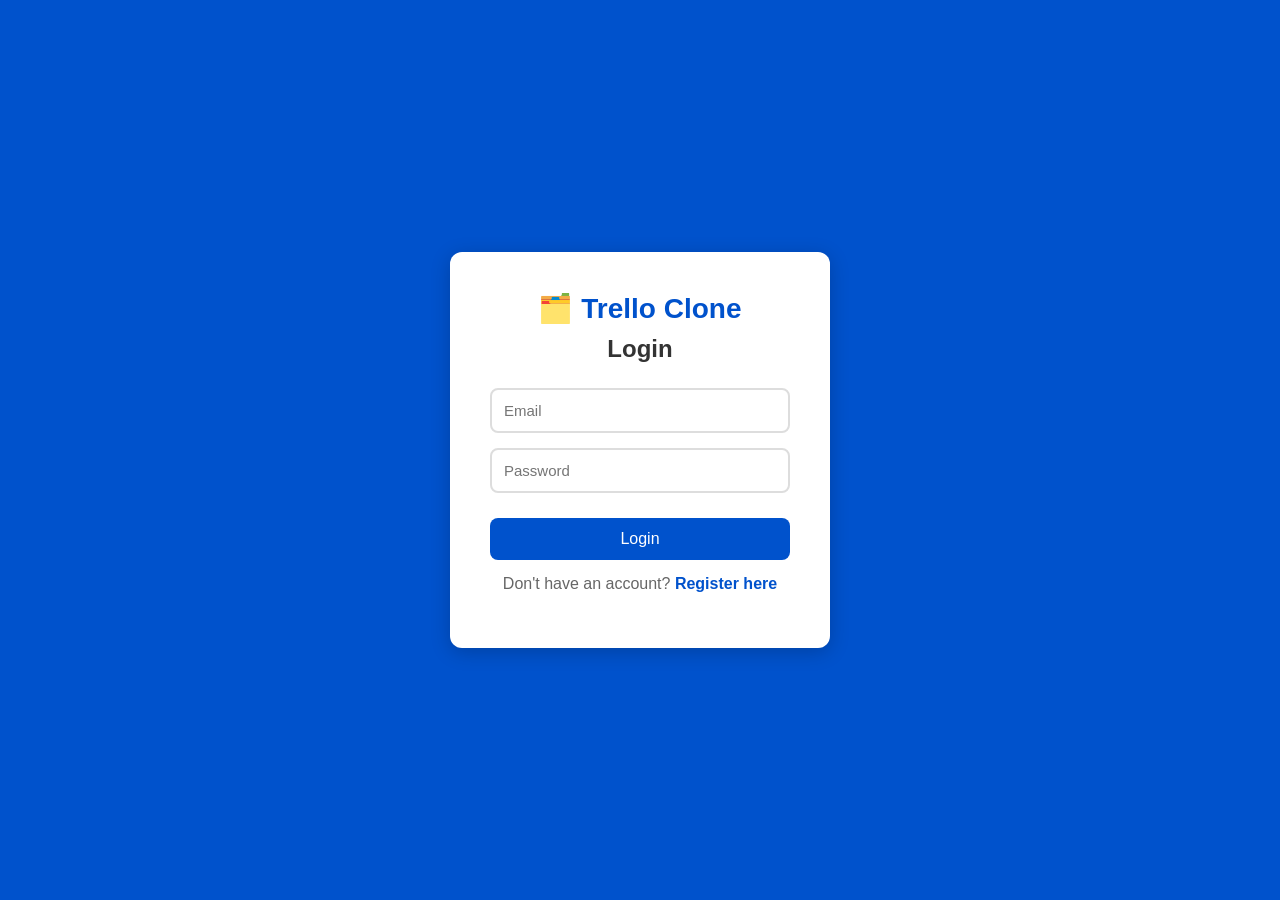
<file: src/main/resources/static/index.html>
<!DOCTYPE html>
<html lang="en">
<head>
    <meta charset="UTF-8">
    <meta name="viewport" content="width=device-width, initial-scale=1.0">
    <title>Trello Clone - Login</title>
    <link rel="stylesheet" href="style.css">
</head>
<body>
    <div class="container">
        <div class="auth-box">
            <h1>🗂️ Trello Clone</h1>
            <h2>Login</h2>
            <div class="form-group">
                <input type="email" id="email" placeholder="Email" />
            </div>
            <div class="form-group">
                <input type="password" id="password" placeholder="Password" />
            </div>
            <button onclick="login()">Login</button>
            <p>Don't have an account?
                <a href="register.html">Register here</a>
            </p>
            <p id="message" class="message"></p>
        </div>
    </div>

    <script>
        async function login() {
            const email = document.getElementById('email').value;
            const password = document.getElementById('password').value;

            if (!email || !password) {
                document.getElementById('message').innerText = 'Please fill all fields!';
                document.getElementById('message').style.color = 'red';
                return;
            }

            try {
                const response = await fetch('https://trello-clone-q64i.onrender.com/api/users/login', {
                    method: 'POST',
                    headers: { 'Content-Type': 'application/json' },
                    body: JSON.stringify({ email, password })
                });

                const text = await response.text();
                console.log('Response status:', response.status);
                console.log('Response text:', text);

                if (text.startsWith('eyJ')) {
                    // JWT token starts with eyJ
                    localStorage.setItem('token', text);
                    localStorage.setItem('userId', 1);
                    localStorage.setItem('userEmail', email);
                    window.location.href = 'dashboard.html';
                } else {
                    document.getElementById('message').innerText = text;
                    document.getElementById('message').style.color = 'red';
                }

            } catch (error) {
                console.error('Error:', error);
                document.getElementById('message').innerText = 'Server error! Is backend running?';
                document.getElementById('message').style.color = 'red';
            }
        }
    </script>
</body>
</html>
</file>
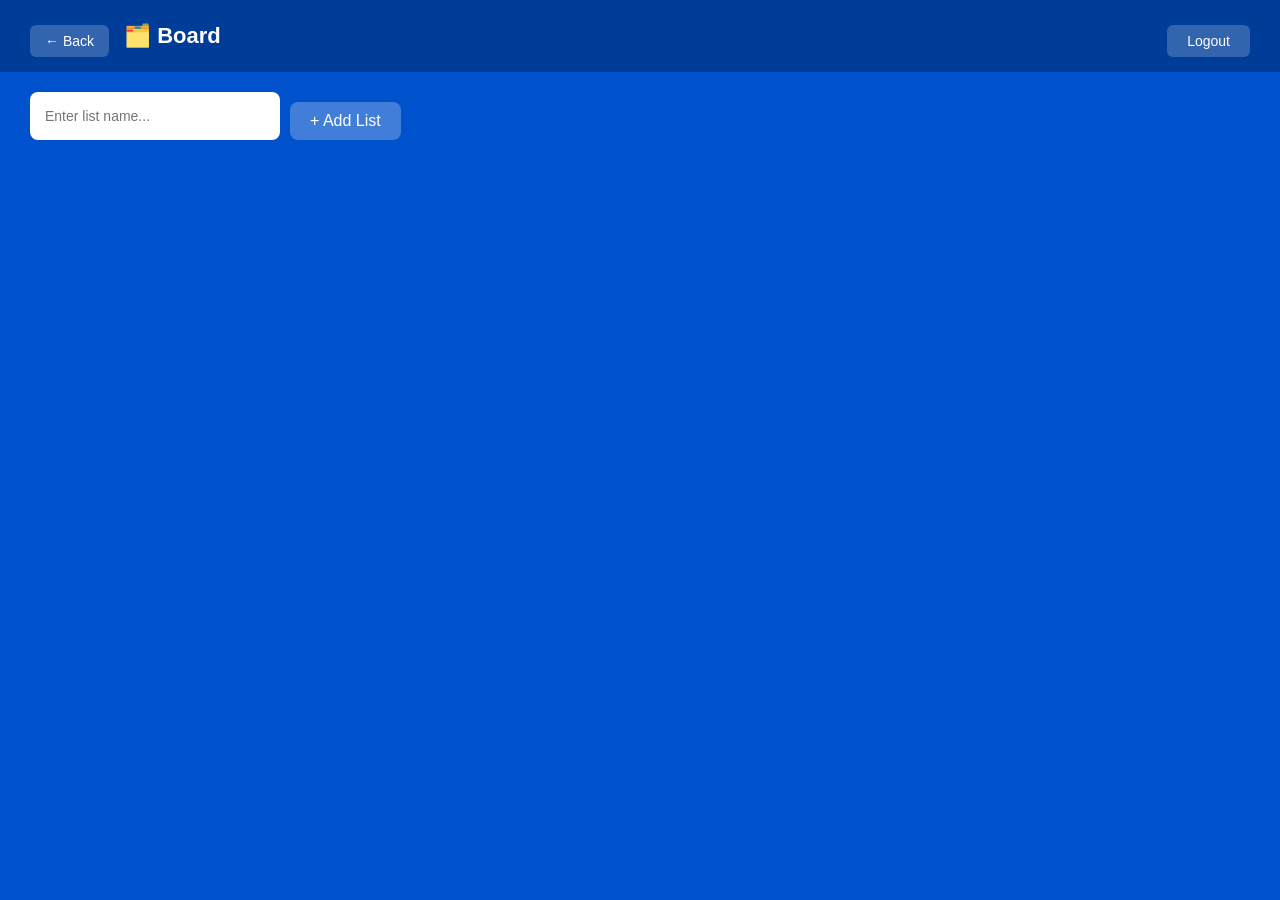
<file: src/main/resources/static/board.html>
<!DOCTYPE html>
<html lang="en">
<head>
    <meta charset="UTF-8">
    <meta name="viewport" content="width=device-width, initial-scale=1.0">
    <title>Trello Clone - Board</title>
    <link rel="stylesheet" href="style.css">
</head>
<body>
    <nav class="navbar">
        <div style="display:flex; align-items:center; gap:15px">
            <button onclick="window.location.href='dashboard.html'" 
                style="width:auto; padding:8px 15px; background:rgba(255,255,255,0.2)">
                ← Back
            </button>
            <h1 id="boardTitle">🗂️ Board</h1>
        </div>
        <button onclick="logout()">Logout</button>
    </nav>

    <div class="board-page">
        <!-- Create List Section -->
        <div class="create-list-bar">
            <input type="text" id="listName" 
                   placeholder="Enter list name..." />
            <button onclick="createList()">+ Add List</button>
        </div>

        <!-- Lists Container -->
        <div id="listsContainer" class="lists-container"></div>
    </div>

    <!-- Card Modal -->
    <div id="cardModal" class="modal" style="display:none">
        <div class="modal-content">
            <h3>Add New Card</h3>
            <input type="text" id="cardTitle" placeholder="Card title..." />
            <input type="text" id="cardDesc" placeholder="Description..." />
            <div style="display:flex; gap:10px; margin-top:10px">
                <button onclick="saveCard()">Add Card</button>
                <button onclick="closeModal()" 
                    style="background:#999">Cancel</button>
            </div>
        </div>
    </div>

    <script>
        const boardId = localStorage.getItem('boardId');
        const boardName = localStorage.getItem('boardName');
        let currentListId = null;

        // Set board title
        document.getElementById('boardTitle').innerText = 
            '🗂️ ' + (boardName || 'Board');

        // Load all lists
        async function loadLists() {
            try {
                const response = await fetch(
                    `https://trello-clone-q64i.onrender.com/api/lists?boardId=${boardId}`
                );
                const lists = await response.json();
                const container = document.getElementById('listsContainer');
                container.innerHTML = '';

                if (lists.length === 0) {
                    container.innerHTML = 
                        '<p style="color:white; font-size:18px">' +
                        'No lists yet! Add one above. 👆</p>';
                    return;
                }

                lists.forEach(list => {
                    const listDiv = document.createElement('div');
                    listDiv.className = 'list-column';
                    listDiv.innerHTML = `
                        <div class="list-header">
                            <h3>${list.name}</h3>
                            <button class="delete-list-btn" 
                                onclick="deleteList(${list.id})">✕</button>
                        </div>
                        <div id="cards-${list.id}" class="cards-container"></div>
                        <button class="add-card-btn" 
                            onclick="openModal(${list.id})">
                            + Add Card
                        </button>
                    `;
                    container.appendChild(listDiv);
                    loadCards(list.id);
                });
            } catch(e) {
                console.error('Error:', e);
            }
        }

        // Load cards for a list
        async function loadCards(listId) {
            const response = await fetch(
                `https://trello-clone-q64i.onrender.com/api/cards?listId=${listId}`
            );
            const cards = await response.json();
            const container = document.getElementById(`cards-${listId}`);
            container.innerHTML = '';

            cards.forEach(card => {
                const cardDiv = document.createElement('div');
                cardDiv.className = 'card-item';
                cardDiv.innerHTML = `
                    <div class="card-content">
                        <p class="card-title">${card.title}</p>
                        <p class="card-desc">${card.description || ''}</p>
                    </div>
                    <button class="delete-card-btn" 
                        onclick="deleteCard(${card.id}, ${listId})">🗑️</button>
                `;
                container.appendChild(cardDiv);
            });
        }

        // Create a new list
        async function createList() {
            const name = document.getElementById('listName').value;
            if (!name) {
                alert('Please enter a list name!');
                return;
            }
            await fetch(
                `https://trello-clone-q64i.onrender.com/api/lists?name=${name}&boardId=${boardId}`,
                { method: 'POST' }
            );
            document.getElementById('listName').value = '';
            loadLists();
        }

        // Delete a list
        async function deleteList(listId) {
            if (!confirm('Delete this list and all its cards?')) return;
            await fetch(`https://trello-clone-q64i.onrender.com/api/lists/${listId}`,
                { method: 'DELETE' }
            );
            loadLists();
        }

        // Open card modal
        function openModal(listId) {
            currentListId = listId;
            document.getElementById('cardModal').style.display = 'flex';
            document.getElementById('cardTitle').value = '';
            document.getElementById('cardDesc').value = '';
        }

        // Close modal
        function closeModal() {
            document.getElementById('cardModal').style.display = 'none';
            currentListId = null;
        }

        // Save card
        async function saveCard() {
            const title = document.getElementById('cardTitle').value;
            const desc = document.getElementById('cardDesc').value;
            if (!title) {
                alert('Please enter a card title!');
                return;
            }
            await fetch(
                `https://trello-clone-q64i.onrender.com/api/cards?title=${title}&description=${desc}&listId=${currentListId}`,
                { method: 'POST' }
            );
            closeModal();
            loadCards(currentListId);
        }

        // Delete a card
        async function deleteCard(cardId, listId) {
            await fetch(`https://trello-clone-q64i.onrender.com/api/cards/${cardId}`,
                { method: 'DELETE' }
            );
            loadCards(listId);
        }

        function logout() {
            localStorage.clear();
            window.location.href = 'index.html';
        }

        loadLists();
    </script>
</body>
</html>
</file>
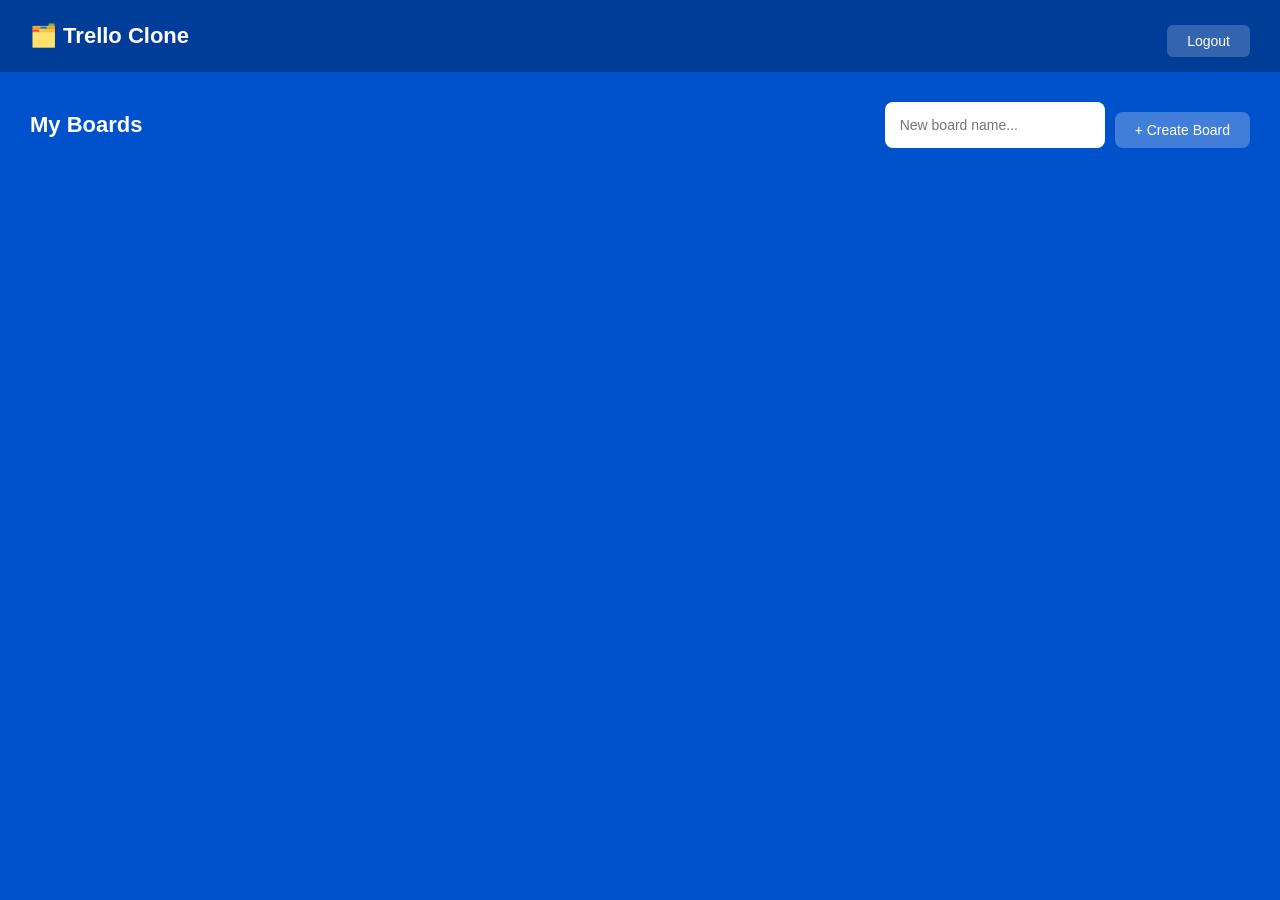
<file: src/main/resources/static/dashboard.html>
<!DOCTYPE html>
<html lang="en">
<head>
    <meta charset="UTF-8">
    <meta name="viewport" content="width=device-width, initial-scale=1.0">
    <title>Trello Clone - Dashboard</title>
    <link rel="stylesheet" href="style.css">
</head>
<body>
    <nav class="navbar">
        <h1>🗂️ Trello Clone</h1>
        <span style="color:white" id="welcomeMsg"></span>
        <button onclick="logout()">Logout</button>
    </nav>

    <div class="dashboard">
        <div class="board-header">
            <h2>My Boards</h2>
            <div class="create-board">
                <input type="text" id="boardName"
                       placeholder="New board name..." />
                <button onclick="createBoard()">+ Create Board</button>
            </div>
        </div>
        <div id="boards" class="boards-grid"></div>
    </div>

    <script>
    function openBoard(boardId, boardName) {
        localStorage.setItem('boardId', boardId);
        localStorage.setItem('boardName', boardName);
        window.location.href = 'board.html';
    }
        const userId = localStorage.getItem('userId') || 1;
        const email = localStorage.getItem('userEmail') || '';
        document.getElementById('welcomeMsg').innerText = 
            email ? `Welcome, ${email}` : '';

        async function loadBoards() {
            try {
                const response = await fetch(
                    `https://trello-clone-q64i.onrender.com/api/boards?userId=${userId}`
                );
                const boards = await response.json();
                const container = document.getElementById('boards');
                container.innerHTML = '';

                if (boards.length === 0) {
                    container.innerHTML =
                        '<p style="color:white;font-size:18px">' +
                        'No boards yet! Create one above. 👆</p>';
                    return;
                }

                boards.forEach(board => {
                    const div = document.createElement('div');
                    div.className = 'board-card';
                    div.innerHTML = `
                        <h3 onclick="openBoard(${board.id}, '${board.name}')" 
                            style="cursor:pointer; flex:1">
                            ${board.name}
                        </h3>
                        <button class="delete-btn"
                            onclick="deleteBoard(${board.id})">
                            🗑️ Delete
                        </button>
                    `;
                    container.appendChild(div);
                });
            } catch(e) {
                console.error('Error loading boards:', e);
            }
        }

        async function createBoard() {
            const name = document.getElementById('boardName').value;
            if (!name) {
                alert('Please enter a board name!');
                return;
            }
            await fetch(
                `https://trello-clone-q64i.onrender.com/api/boards?name=${name}&userId=${userId}`,
                { method: 'POST' }
            );
            document.getElementById('boardName').value = '';
            loadBoards();
        }

        async function deleteBoard(id) {
            if (!confirm('Delete this board?')) return;
            await fetch(`https://trello-clone-q64i.onrender.com/api/boards/${id}`,
                { method: 'DELETE' }
            );
            loadBoards();
        }

        function logout() {
            localStorage.clear();
            window.location.href = 'index.html';
        }

        loadBoards();
    </script>
</body>
</html>
</file>
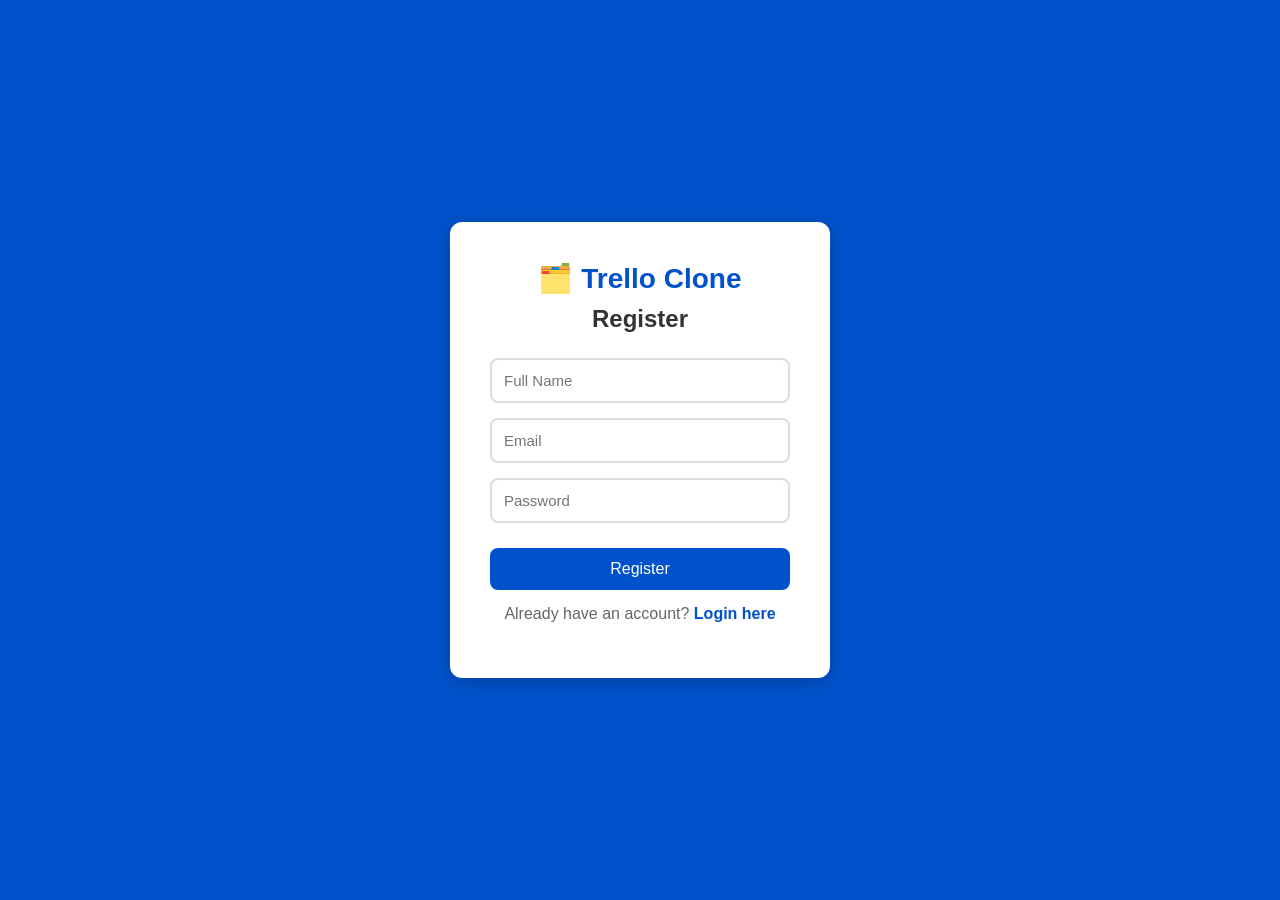
<file: src/main/resources/static/register.html>
<!DOCTYPE html>
<html lang="en">
<head>
    <meta charset="UTF-8">
    <meta name="viewport" content="width=device-width, initial-scale=1.0">
    <title>Trello Clone - Register</title>
    <link rel="stylesheet" href="style.css">
</head>
<body>
    <div class="container">
        <div class="auth-box">
            <h1>🗂️ Trello Clone</h1>
            <h2>Register</h2>
            <div class="form-group">
                <input type="text" id="name" placeholder="Full Name" />
            </div>
            <div class="form-group">
                <input type="email" id="email" placeholder="Email" />
            </div>
            <div class="form-group">
                <input type="password" id="password" placeholder="Password" />
            </div>
            <button onclick="register()">Register</button>
            <p>Already have an account?
                <a href="index.html">Login here</a>
            </p>
            <p id="message" class="message"></p>
        </div>
    </div>
    <script>
        async function register() {
            const name = document.getElementById('name').value;
            const email = document.getElementById('email').value;
            const password = document.getElementById('password').value;

            const response = await fetch('https://trello-clone-q64i.onrender.com/api/users/register', {
                method: 'POST',
                headers: { 'Content-Type': 'application/json' },
                body: JSON.stringify({ name, email, password })
            });

            const result = await response.text();
            const msg = document.getElementById('message');
            msg.innerText = result;

            if (result === 'User registered successfully!') {
                msg.style.color = 'green';
                setTimeout(() => {
                    window.location.href = 'index.html';
                }, 1500);
            } else {
                msg.style.color = 'red';
            }
        }
    </script>
</body>
</html>
</file>
<file: src/main/resources/static/style.css>
* {
    margin: 0;
    padding: 0;
    box-sizing: border-box;
    font-family: 'Segoe UI', sans-serif;
}

body {
    background: #0052cc;
    min-height: 100vh;
}

/* Auth Pages */
.container {
    display: flex;
    justify-content: center;
    align-items: center;
    min-height: 100vh;
}

.auth-box {
    background: white;
    padding: 40px;
    border-radius: 12px;
    width: 380px;
    text-align: center;
    box-shadow: 0 4px 20px rgba(0,0,0,0.2);
}

.auth-box h1 {
    color: #0052cc;
    margin-bottom: 10px;
    font-size: 28px;
}

.auth-box h2 {
    color: #333;
    margin-bottom: 25px;
}

.form-group {
    margin-bottom: 15px;
}

.form-group input {
    width: 100%;
    padding: 12px;
    border: 2px solid #ddd;
    border-radius: 8px;
    font-size: 15px;
    outline: none;
    transition: border 0.3s;
}

.form-group input:focus {
    border-color: #0052cc;
}

button {
    width: 100%;
    padding: 12px;
    background: #0052cc;
    color: white;
    border: none;
    border-radius: 8px;
    font-size: 16px;
    cursor: pointer;
    margin-top: 10px;
    transition: background 0.3s;
}

button:hover {
    background: #0041a3;
}

.auth-box p {
    margin-top: 15px;
    color: #666;
}

.auth-box a {
    color: #0052cc;
    text-decoration: none;
    font-weight: bold;
}

.auth-box a:hover {
    text-decoration: underline;
}

.message {
    font-weight: bold;
    margin-top: 10px;
}

/* Navbar */
.navbar {
    background: #003d99;
    padding: 15px 30px;
    display: flex;
    justify-content: space-between;
    align-items: center;
    color: white;
}

.navbar h1 {
    font-size: 22px;
}

.navbar button {
    width: auto;
    padding: 8px 20px;
    background: rgba(255,255,255,0.2);
    border-radius: 6px;
    font-size: 14px;
}

/* Dashboard */
.dashboard {
    padding: 30px;
}

.board-header {
    display: flex;
    justify-content: space-between;
    align-items: center;
    margin-bottom: 25px;
    flex-wrap: wrap;
    gap: 15px;
}

.board-header h2 {
    color: white;
    font-size: 22px;
}

.create-board {
    display: flex;
    gap: 10px;
}

.create-board input {
    padding: 10px 15px;
    border-radius: 8px;
    border: none;
    font-size: 14px;
    width: 220px;
    outline: none;
}

.create-board button {
    width: auto;
    padding: 10px 20px;
    background: rgba(255,255,255,0.25);
    border-radius: 8px;
    font-size: 14px;
}

/* Boards Grid */
.boards-grid {
    display: grid;
    grid-template-columns: repeat(auto-fill, minmax(200px, 1fr));
    gap: 20px;
}

.board-card {
    background: #0041a3;
    border-radius: 10px;
    padding: 20px;
    color: white;
    min-height: 120px;
    display: flex;
    flex-direction: column;
    justify-content: space-between;
    transition: transform 0.2s;
}

.board-card:hover {
    transform: translateY(-3px);
}

.board-card h3 {
    font-size: 18px;
}

.delete-btn {
    width: auto;
    padding: 6px 12px;
    background: rgba(255, 0, 0, 0.3);
    border-radius: 6px;
    font-size: 13px;
    margin-top: 10px;
}

.delete-btn:hover {
    background: rgba(255, 0, 0, 0.5);
}
/* Board Page */
.board-page {
    padding: 20px 30px;
}

.create-list-bar {
    display: flex;
    gap: 10px;
    margin-bottom: 25px;
}

.create-list-bar input {
    padding: 10px 15px;
    border-radius: 8px;
    border: none;
    font-size: 14px;
    width: 250px;
    outline: none;
}

.create-list-bar button {
    width: auto;
    padding: 10px 20px;
    background: rgba(255,255,255,0.25);
    border-radius: 8px;
}

/* Lists */
.lists-container {
    display: flex;
    gap: 20px;
    overflow-x: auto;
    padding-bottom: 20px;
    align-items: flex-start;
}

.list-column {
    background: #e2e4e9;
    border-radius: 10px;
    padding: 12px;
    min-width: 260px;
    max-width: 260px;
}

.list-header {
    display: flex;
    justify-content: space-between;
    align-items: center;
    margin-bottom: 12px;
}

.list-header h3 {
    color: #333;
    font-size: 16px;
    font-weight: bold;
}

.delete-list-btn {
    width: auto;
    padding: 2px 8px;
    background: transparent;
    color: #666;
    font-size: 16px;
    margin: 0;
}

.delete-list-btn:hover {
    background: rgba(0,0,0,0.1);
    color: red;
}

/* Cards */
.cards-container {
    display: flex;
    flex-direction: column;
    gap: 8px;
    margin-bottom: 10px;
    min-height: 10px;
}

.card-item {
    background: white;
    border-radius: 8px;
    padding: 10px 12px;
    display: flex;
    justify-content: space-between;
    align-items: flex-start;
    box-shadow: 0 1px 3px rgba(0,0,0,0.1);
}

.card-content {
    flex: 1;
}

.card-title {
    font-size: 14px;
    font-weight: bold;
    color: #333;
}

.card-desc {
    font-size: 12px;
    color: #777;
    margin-top: 3px;
}

.delete-card-btn {
    width: auto;
    padding: 2px 6px;
    background: transparent;
    font-size: 13px;
    margin: 0;
    color: #999;
}

.delete-card-btn:hover {
    color: red;
    background: transparent;
}

.add-card-btn {
    width: 100%;
    padding: 8px;
    background: rgba(0,0,0,0.08);
    color: #555;
    border-radius: 6px;
    font-size: 13px;
    margin-top: 5px;
    text-align: left;
}

.add-card-btn:hover {
    background: rgba(0,0,0,0.15);
}

/* Modal */
.modal {
    position: fixed;
    top: 0; left: 0;
    width: 100%; height: 100%;
    background: rgba(0,0,0,0.5);
    display: flex;
    justify-content: center;
    align-items: center;
    z-index: 1000;
}

.modal-content {
    background: white;
    padding: 30px;
    border-radius: 12px;
    width: 380px;
    display: flex;
    flex-direction: column;
    gap: 12px;
}

.modal-content h3 {
    color: #333;
    margin-bottom: 5px;
}

.modal-content input {
    padding: 10px;
    border: 2px solid #ddd;
    border-radius: 8px;
    font-size: 14px;
    outline: none;
    width: 100%;
}

.modal-content input:focus {
    border-color: #0052cc;
}
</file>
